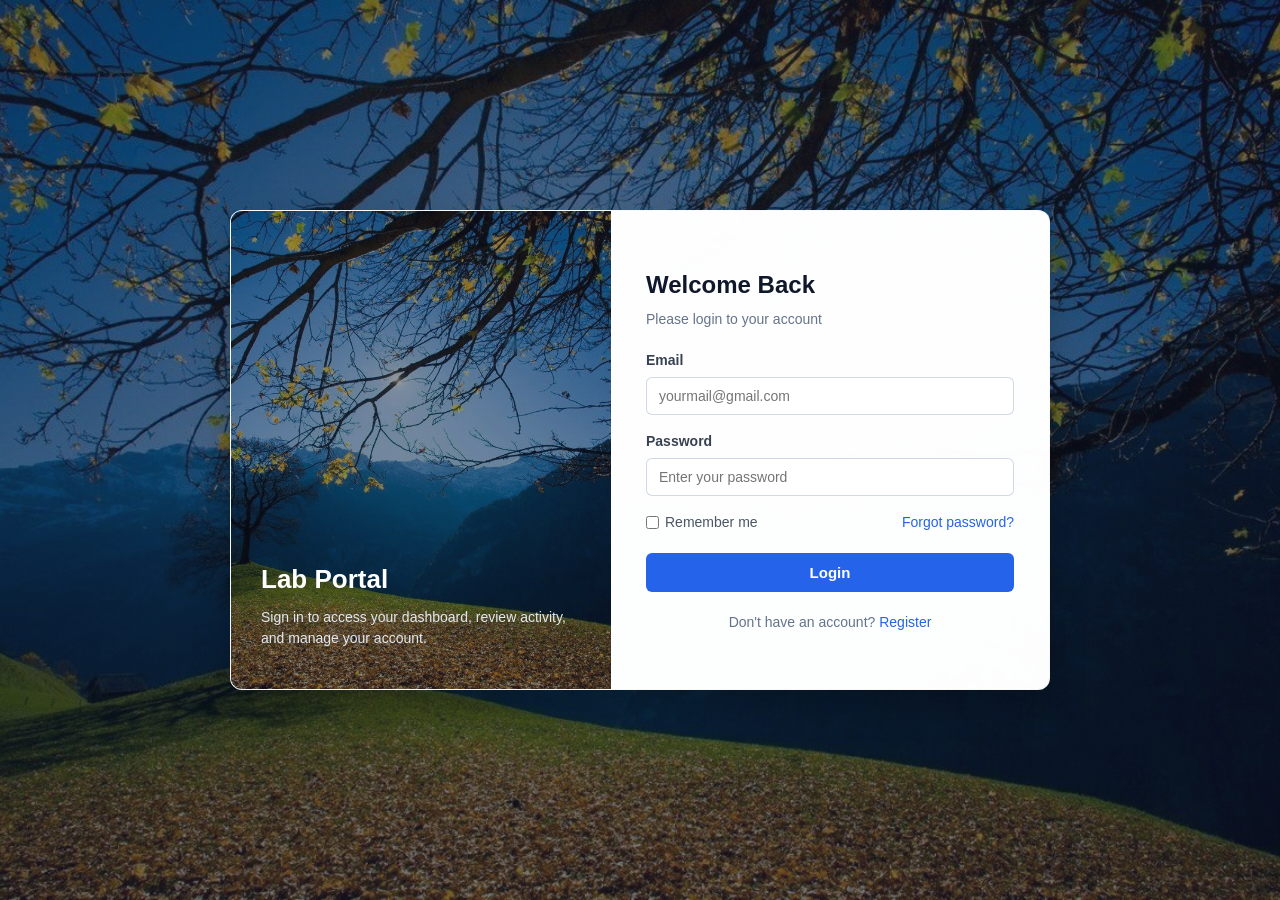
<file: index.html>
<!DOCTYPE html>
<html lang="en">
<head>
    <meta charset="UTF-8">
    <meta name="viewport" content="width=device-width, initial-scale=1.0">
    <title>Login - Portal</title>
    <link rel="stylesheet" href="css/style.css">
</head>

<body class="auth-body">
    <div class="auth-card auth-card-split">
        <div class="auth-banner">
            <div class="banner-content">
                <h2>Lab Portal</h2>
                <p>Sign in to access your dashboard, review activity, and manage your account.</p>
            </div>
        </div>

        <div class="auth-form-area">
            <h1>Welcome Back</h1>
            <p class="subtitle">Please login to your account</p>

            <form action="dashboard.html" method="get">
                <div class="form-group">
                    <label for="email">Email</label>
                    <input type="email" id="email" name="email" placeholder="yourmail@gmail.com" required>
                </div>

                <div class="form-group">
                    <label for="password">Password</label>
                    <input type="password" id="password" name="password" placeholder="Enter your password" required>
                </div>

                <div class="form-row">
                    <label class="checkbox"><input type="checkbox" name="remember"> Remember me</label>
                    <a href="#">Forgot password?</a>
                </div>

                <button type="submit" class="btn">Login</button>
            </form>

            <p class="switch-text">Don't have an account? <a href="register.html">Register</a></p>
        </div>
    </div>
</body>
</html>
</file>
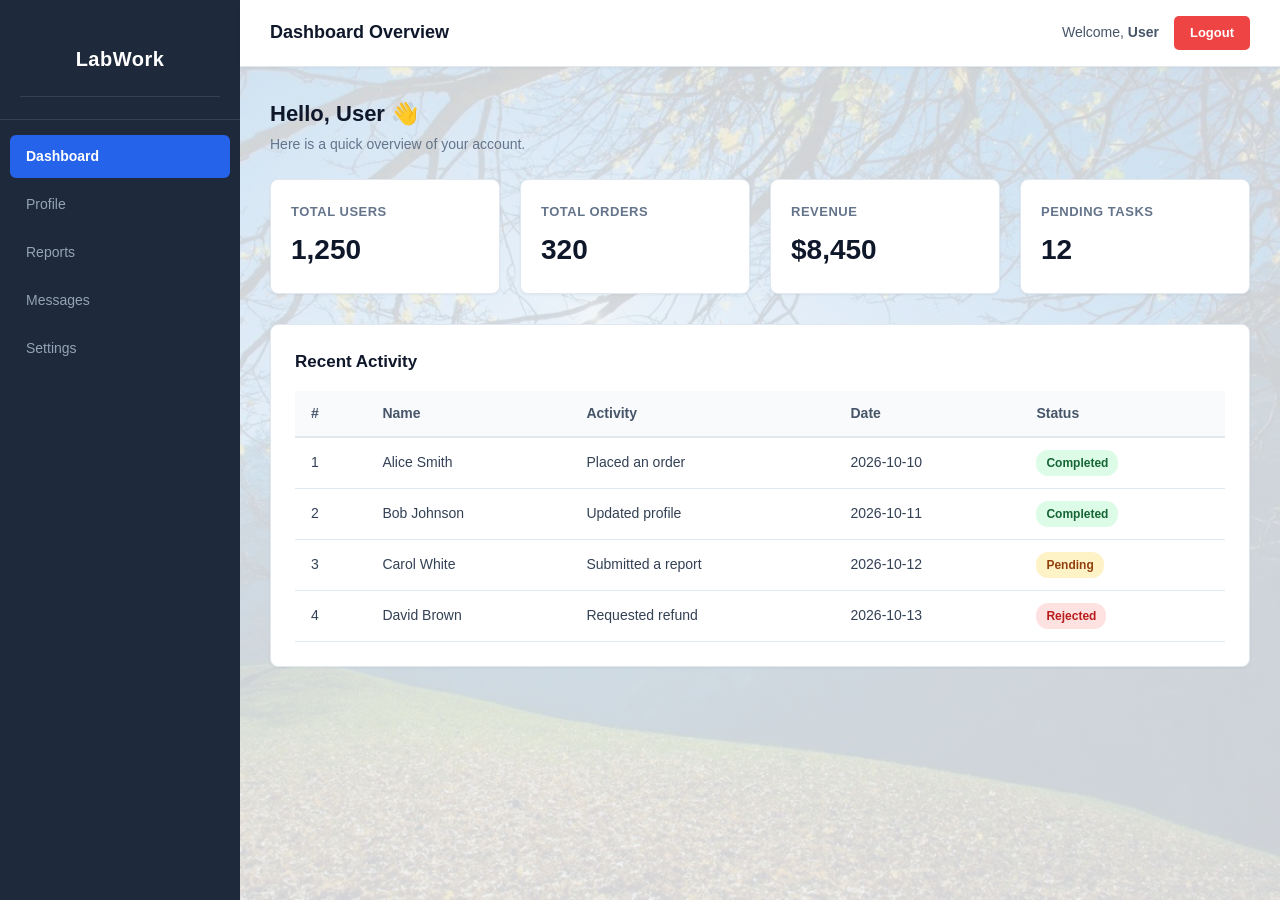
<file: dashboard.html>
<!DOCTYPE html>
<html lang="en">
<head>
  <meta charset="UTF-8">
  <meta name="viewport" content="width=device-width, initial-scale=1.0">
  <title>Dashboard - Portal</title>
  <link rel="stylesheet" href="css/style.css">
</head>
<body>
  <div class="layout">

    <aside class="sidebar">
      <div class="logo-area">
        <h2 class="logo">LabWork</h2>
      </div>
      <nav>
        <a href="dashboard.html" class="active">Dashboard</a>
        <a href="#">Profile</a>
        <a href="#">Reports</a>
        <a href="#">Messages</a>
        <a href="#">Settings</a>
      </nav>
    </aside>

    <div class="main">
      <header class="topbar">
        <h3>Dashboard Overview</h3>
        <div class="user-area">
          <span>Welcome, <strong>User</strong></span>
          <a href="index.html" class="btn btn-small btn-logout">Logout</a>
        </div>
      </header>

      <main class="content">
        <div class="content-header">
          <h2>Hello, User 👋</h2>
          <p class="subtitle">Here is a quick overview of your account.</p>
        </div>

        <section class="cards">
          <div class="card">
            <h4>Total Users</h4>
            <p class="number">1,250</p>
          </div>
          <div class="card">
            <h4>Total Orders</h4>
            <p class="number">320</p>
          </div>
          <div class="card">
            <h4>Revenue</h4>
            <p class="number">$8,450</p>
          </div>
          <div class="card">
            <h4>Pending Tasks</h4>
            <p class="number">12</p>
          </div>
        </section>

        <section class="table-box">
          <div class="table-header">
            <h3>Recent Activity</h3>
          </div>
          <table>
            <thead>
              <tr>
                <th>#</th>
                <th>Name</th>
                <th>Activity</th>
                <th>Date</th>
                <th>Status</th>
              </tr>
            </thead>
            <tbody>
              <tr>
                <td>1</td>
                <td>Alice Smith</td>
                <td>Placed an order</td>
                <td>2026-10-10</td>
                <td><span class="badge success">Completed</span></td>
              </tr>
              <tr>
                <td>2</td>
                <td>Bob Johnson</td>
                <td>Updated profile</td>
                <td>2026-10-11</td>
                <td><span class="badge success">Completed</span></td>
              </tr>
              <tr>
                <td>3</td>
                <td>Carol White</td>
                <td>Submitted a report</td>
                <td>2026-10-12</td>
                <td><span class="badge warning">Pending</span></td>
              </tr>
              <tr>
                <td>4</td>
                <td>David Brown</td>
                <td>Requested refund</td>
                <td>2026-10-13</td>
                <td><span class="badge danger">Rejected</span></td>
              </tr>
            </tbody>
          </table>
        </section>
      </main>
    </div>
  </div>
</body>
</html>
</file>
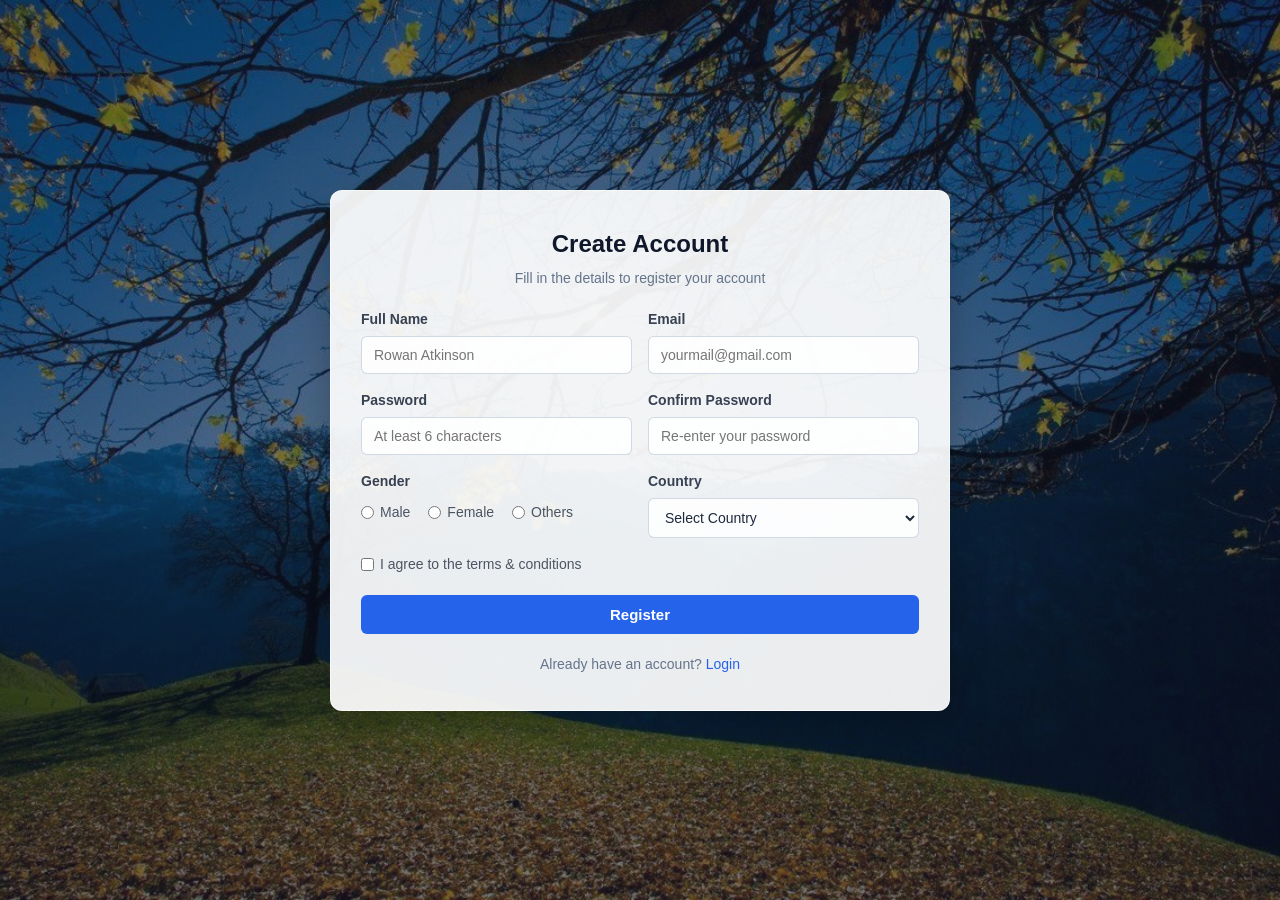
<file: register.html>
<!DOCTYPE html>
<html lang="en">
<head>
    <meta charset="UTF-8">
    <meta name="viewport" content="width=device-width, initial-scale=1.0">
    <title>Register - Portal</title>
    <link rel="stylesheet" href="css/style.css">
</head>
<body class="auth-body">
    <div class="auth-card register-card">
        <h1>Create Account</h1>
        <p class="subtitle">Fill in the details to register your account</p>

        <form action="index.html" method="get">
            <div class="form-grid">
                <div class="form-group">
                    <label for="name">Full Name</label>
                    <input type="text" id="name" name="name" placeholder="Rowan Atkinson" required>
                </div>

                <div class="form-group">
                    <label for="email">Email</label>
                    <input type="email" id="email" name="email" placeholder="yourmail@gmail.com" required>
                </div>
            </div>

            <div class="form-grid">
                <div class="form-group">
                    <label for="password">Password</label>
                    <input type="password" id="password" name="password" placeholder="At least 6 characters" minlength="6" required>
                </div>

                <div class="form-group">
                    <label for="confirm">Confirm Password</label>
                    <input type="password" id="confirm" name="confirm" placeholder="Re-enter your password" minlength="6" required>
                </div>
            </div>

            <div class="form-grid">
                <div class="form-group">
                    <label>Gender</label>
                    <div class="radio-group">
                        <label><input type="radio" name="gender" value="male" required> Male</label>
                        <label><input type="radio" name="gender" value="female" required> Female</label>
                        <label><input type="radio" name="gender" value="others" required> Others</label>
                    </div>
                </div>

                <div class="form-group">
                    <label for="country">Country</label>
                    <select id="country" name="country" required>
                        <option value="">Select Country</option>
                        <option value="bangladesh">Bangladesh</option>
                        <option value="india">India</option>
                        <option value="usa">USA</option>
                        <option value="uk">UK</option>
                        <option value="other">Other</option>
                    </select>
                </div>
            </div>

            <label class="checkbox"><input type="checkbox" name="terms" required> I agree to the terms &amp; conditions</label>

            <button type="submit" class="btn">Register</button>
        </form>

        <p class="switch-text">Already have an account? <a href="index.html">Login</a></p>
    </div>
</body>
</html>
</file>
<file: css/style.css>
/* ===== Reset & Base ===== */
* {
  margin: 0;
  padding: 0;
  box-sizing: border-box;
}

body {
  font-family: 'Segoe UI', Tahoma, Geneva, Verdana, sans-serif;
  background-color: #f1f5f9;
  color: #334155; /* Text Color */
  line-height: 1.5;
}

a {
  color: #2563eb;
  text-decoration: none;
}

a:hover {
  text-decoration: underline;
}

.subtitle {
  color: #64748b;
  font-size: 14px;
  margin-bottom: 20px;
}

/* ===== Buttons ===== */
.btn {
  display: block;
  width: 100%;
  padding: 11px 16px;
  background-color: #2563eb;
  color: #ffffff;
  border: none;
  border-radius: 6px;
  font-size: 15px;
  font-weight: 600;
  cursor: pointer;
  text-align: center;
  transition: background-color 0.2s;
}

a.btn:hover {
  text-decoration: none;
}

.btn:hover {
  background-color: #1d4ed8;
}

.btn:active {
  background-color: #1e40af;
}

.btn-small {
  display: inline-block;
  width: auto;
  padding: 7px 16px;
  font-size: 13px;
  border-radius: 5px;
}

.btn-logout {
  background-color: #ef4444;
}

.btn-logout:hover {
  background-color: #dc2626;
}

/* ===== Login & Register ===== */
.auth-body {
  min-height: 100vh;
  display: flex;
  justify-content: center;
  align-items: center;
  padding: 30px 15px;
  background: linear-gradient(rgba(15, 23, 42, 0.55), rgba(15, 23, 42, 0.55)),
              url('../resources/nature-wallpaper.jpg') no-repeat center center fixed;
  background-size: cover;
}

.auth-card {
  width: 100%;
  background: rgba(255, 255, 255, 0.92);
  border-radius: 12px;
  border: 1px solid rgba(255, 255, 255, 0.6);
  box-shadow: 0 15px 35px rgba(0, 0, 0, 0.25);
  overflow: hidden;
}

/* Split Login Card */
.auth-card-split {
  max-width: 820px;
  display: flex;
  min-height: 480px;
}

.auth-banner {
  flex: 1;
  background: linear-gradient(rgba(15, 23, 42, 0.45), rgba(15, 23, 42, 0.45)),
              url('../resources/nature-wallpaper.jpg') no-repeat center center;
  background-size: cover;
  padding: 40px 30px;
  display: flex;
  flex-direction: column;
  justify-content: flex-end;
  color: #ffffff;
}

.auth-banner h2 {
  font-size: 26px;
  margin-bottom: 8px;
  color: #ffffff;
}

.auth-banner p {
  font-size: 14px;
  color: #e2e8f0;
  line-height: 1.5;
}

.auth-form-area {
  flex: 1.15;
  padding: 40px 35px;
  display: flex;
  flex-direction: column;
  justify-content: center;
  background: rgba(255, 255, 255, 0.92);
}

.auth-form-area h1 {
  font-size: 24px;
  color: #0f172a;
  margin-bottom: 6px;
}

/* Register Card Layout */
.register-card {
  max-width: 620px;
  padding: 35px 30px;
}

.register-card h1 {
  font-size: 24px;
  color: #0f172a;
  margin-bottom: 6px;
  text-align: center;
}

.register-card .subtitle {
  text-align: center;
}

.form-grid {
  display: flex;
  gap: 16px;
}

.form-grid .form-group {
  flex: 1;
}

.form-group {
  margin-bottom: 16px;
}

.form-group label {
  display: block;
  margin-bottom: 6px;
  font-size: 14px;
  font-weight: 600;
  color: #374151;
}

.form-group input,
.form-group select {
  width: 100%;
  padding: 10px 12px;
  border: 1px solid rgba(203, 213, 225, 0.9);
  border-radius: 6px;
  font-size: 14px;
  color: #1e293b;
  background-color: rgba(255, 255, 255, 0.85);
  outline: none;
  transition: border-color 0.2s, box-shadow 0.2s, background-color 0.2s;
}

.form-group input:focus,
.form-group select:focus {
  background-color: #ffffff;
  border-color: #2563eb;
  box-shadow: 0 0 0 3px rgba(37, 99, 235, 0.18);
}

.radio-group {
  display: flex;
  gap: 18px;
  font-size: 14px;
  padding-top: 4px;
}

.radio-group label {
  font-weight: normal;
  display: inline-flex;
  align-items: center;
  cursor: pointer;
  color: #4b5563;
}

.radio-group input[type="radio"],
.checkbox input[type="checkbox"] {
  margin-right: 6px;
  cursor: pointer;
}

.form-row {
  display: flex;
  justify-content: space-between;
  align-items: center;
  margin-bottom: 20px;
  font-size: 14px;
}

.checkbox {
  display: inline-flex;
  align-items: center;
  font-size: 14px;
  color: #4b5563;
  cursor: pointer;
  margin-bottom: 20px;
}

.form-row .checkbox {
  margin-bottom: 0;
}

.switch-text {
  text-align: center;
  margin-top: 20px;
  font-size: 14px;
  color: #64748b;
}

/* ===== Dashboard Layout ===== */
.layout {
  display: flex;
  min-height: 100vh;
}

.sidebar {
  width: 240px;
  background-color: #1e293b;
  color: #fff;
  display: flex;
  flex-direction: column;
}

.logo-area,
.sidebar .logo {
  padding: 22px 20px;
  font-size: 20px;
  font-weight: bold;
  letter-spacing: 0.5px;
  border-bottom: 1px solid #334155;
  text-align: center;
}

.sidebar nav {
  padding: 15px 10px;
}

.sidebar nav a {
  display: block;
  padding: 11px 16px;
  color: #94a3b8;
  font-size: 14px;
  font-weight: 500;
  border-radius: 6px;
  margin-bottom: 5px;
  transition: background-color 0.2s, color 0.2s;
}

.sidebar nav a:hover {
  background-color: #334155;
  color: #ffffff;
  text-decoration: none;
}

.sidebar nav a.active {
  background-color: #2563eb;
  color: #ffffff;
  font-weight: 600;
  text-decoration: none;
}

.main {
  flex: 1;
  display: flex;
  flex-direction: column;
  background: linear-gradient(rgba(241, 245, 249, 0.86), rgba(241, 245, 249, 0.86)),
              url('../resources/nature-wallpaper.jpg') no-repeat center center fixed;
  background-size: cover;
}

.topbar {
  display: flex;
  justify-content: space-between;
  align-items: center;
  background-color: #ffffff;
  padding: 16px 30px;
  border-bottom: 1px solid #e2e8f0;
  box-shadow: 0 1px 3px rgba(0, 0, 0, 0.05);
}

.topbar h3 {
  font-size: 18px;
  color: #0f172a;
}

.user-area {
  display: flex;
  align-items: center;
  gap: 15px;
  font-size: 14px;
  color: #475569;
}

.content {
  padding: 30px;
}

.content-header {
  margin-bottom: 24px;
}

.content-header h2 {
  font-size: 22px;
  color: #0f172a;
  margin-bottom: 4px;
}

/* ===== Cards ===== */
.cards {
  display: grid;
  grid-template-columns: repeat(auto-fit, minmax(200px, 1fr));
  gap: 20px;
  margin-bottom: 30px;
}

.card {
  background-color: #ffffff;
  padding: 22px 20px;
  border-radius: 8px;
  border: 1px solid #e2e8f0;
  box-shadow: 0 1px 3px rgba(0, 0, 0, 0.05);
  transition: transform 0.2s, box-shadow 0.2s;
}

.card:hover {
  transform: translateY(-2px);
  box-shadow: 0 4px 10px rgba(0, 0, 0, 0.08);
}

.card h4 {
  color: #64748b;
  font-size: 13px;
  font-weight: 600;
  text-transform: uppercase;
  letter-spacing: 0.5px;
}

.card .number {
  font-size: 28px;
  font-weight: bold;
  color: #0f172a;
  margin-top: 8px;
}

/* ===== Table ===== */
.table-box {
  background-color: #ffffff;
  padding: 24px;
  border-radius: 8px;
  border: 1px solid #e2e8f0;
  box-shadow: 0 1px 3px rgba(0, 0, 0, 0.05);
  overflow-x: auto;
}

.table-box h3 {
  font-size: 17px;
  color: #0f172a;
  margin-bottom: 16px;
}

table {
  width: 100%;
  border-collapse: collapse;
  min-width: 500px;
}

th,
td {
  padding: 12px 16px;
  text-align: left;
  font-size: 14px;
}

th {
  background-color: #f8fafc;
  color: #475569;
  font-weight: 600;
  border-bottom: 2px solid #e2e8f0;
}

td {
  border-bottom: 1px solid #e2e8f0;
  color: #334155;
}

tbody tr:hover {
  background-color: #f8fafc;
}

.badge {
  display: inline-block;
  padding: 4px 10px;
  border-radius: 12px;
  font-size: 12px;
  font-weight: 600;
}

.badge.success { background-color: #dcfce7; color: #166534; }
.badge.warning { background-color: #fef3c7; color: #92400e; }
.badge.danger  { background-color: #fee2e2; color: #b91c1c; }

/* ===== Responsive ===== */
@media (max-width: 768px) {
  .auth-card-split {
    flex-direction: column;
    max-width: 440px;
  }

  .auth-banner {
    min-height: 150px;
    padding: 25px 20px;
  }

  .auth-form-area {
    padding: 25px 20px;
  }

  .form-grid {
    flex-direction: column;
    gap: 0;
  }

  .layout {
    flex-direction: column;
  }

  .sidebar {
    width: 100%;
  }

  .logo-area,
  .sidebar .logo {
    padding: 15px;
    border-bottom: 1px solid #334155;
  }

  .sidebar nav {
    display: flex;
    flex-wrap: wrap;
    gap: 6px;
    padding: 10px;
  }

  .sidebar nav a {
    margin-bottom: 0;
    padding: 8px 12px;
  }

  .topbar,
  .content {
    padding: 15px 20px;
  }
}
</file>
